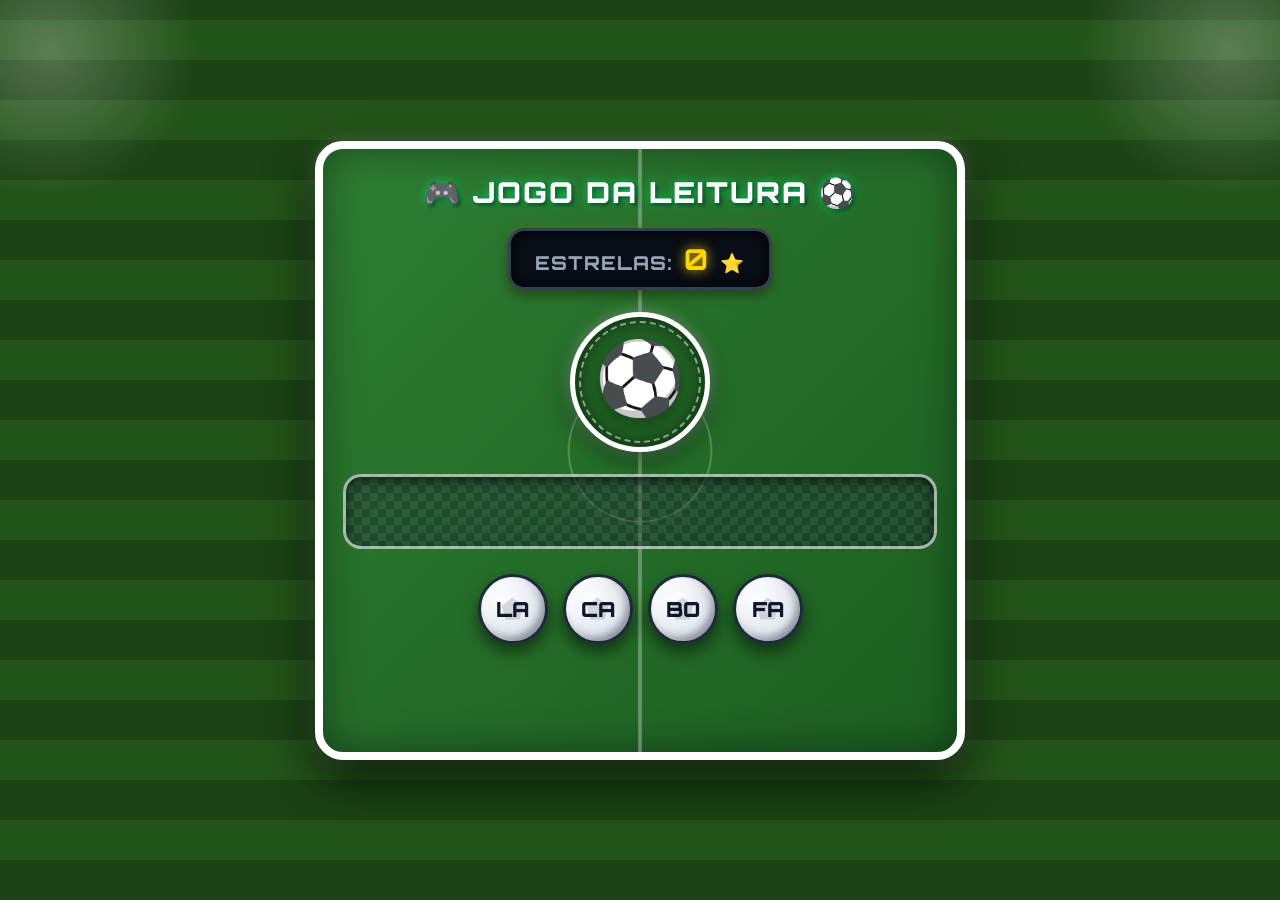
<file: index.html>
<!DOCTYPE html>
<html lang="pt-BR">
<head>
  <meta charset="UTF-8">
  <link href="https://fonts.googleapis.com/css2?family=Orbitron:wght@600;900&family=Rajdhani:wght@500;700&display=swap" rel="stylesheet">
  <meta name="viewport" content="width=device-width, initial-scale=1.0">
  <title>Jogo das Palavras - Aprenda Lendo!</title>
  <link rel="stylesheet" href="style_futbol.css">
</head>
<body>

  <div class="game-container">
    <h1>🎮 Jogo da Leitura</h1>
    
    <!-- Placar e Nível -->
    <div class="score-board">
      <span>Estrelas: <strong id="score">0</strong> ⭐</span>
    </div>

    <!-- Imagem/Dica do Objeto -->
    <div class="card-display">
      <span id="emoji-display" class="emoji">🐶</span>
    </div>

    <!-- Onde a palavra formada vai aparecer -->
    <div class="word-target" id="target-container"></div>

    <!-- Opções de Sílabas/Letras para clicar -->
    <div class="options-container" id="options-container"></div>

    <!-- Feedback com som/efeito -->
    <div id="feedback" class="feedback"></div>

    <!-- Botão Próximo -->
    <button id="next-btn" class="btn-next" onclick="nextLevel()" style="display: none;">
      Próxima Palavra ➔
    </button>
  </div>

  <script src="script.js"></script>
</body>
</html>
</file>
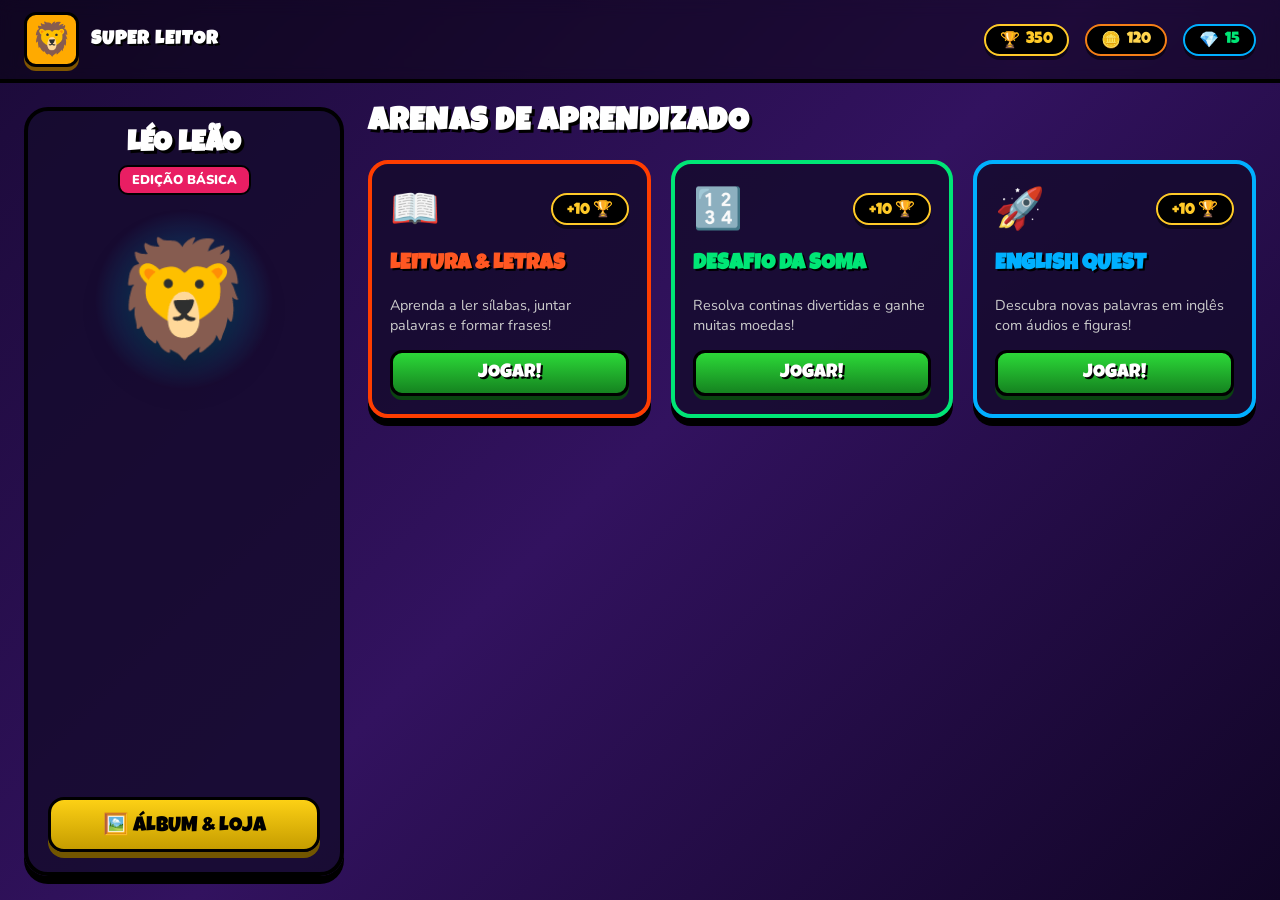
<file: Teste2.html>
<!DOCTYPE html>
<html lang="pt-BR">
<head>
  <meta charset="UTF-8">
  <meta name="viewport" content="width=device-width, initial-scale=1.0">
  <title>Brawl Academy - Portal de Aprendizagem</title>
  <link href="https://fonts.googleapis.com/css2?family=Luckiest+Guy&family=Nunito:wght@700;900&display=swap" rel="stylesheet">
  <style>
    :root {
      --bg-gradient: linear-gradient(135deg, #1b0a38 0%, #32125f 50%, #110526 100%);
      --brawl-yellow: #fcd015;
      --brawl-yellow-dark: #c69d00;
      --brawl-blue: #00beff;
      --brawl-blue-dark: #007cb3;
      --brawl-green: #2cd938;
      --brawl-purple: #9b27b0;
      --brawl-card-bg: rgba(22, 11, 46, 0.85);
    }

    * {
      box-sizing: border-box;
      user-select: none;
    }

    body {
      margin: 0;
      padding: 0;
      font-family: 'Nunito', sans-serif;
      background: var(--bg-gradient);
      color: #fff;
      min-height: 100vh;
      display: flex;
      flex-direction: column;
      overflow-x: hidden;
    }

    /* BARRA SUPERIOR (HEADER) */
    .top-bar {
      display: flex;
      justify-content: space-between;
      align-items: center;
      padding: 12px 24px;
      background: rgba(0, 0, 0, 0.4);
      border-bottom: 4px solid #000;
      backdrop-filter: blur(8px);
    }

    .user-info {
      display: flex;
      align-items: center;
      gap: 12px;
    }

    .avatar-frame {
      width: 55px;
      height: 55px;
      background: #ffaa00;
      border: 3px solid #000;
      border-radius: 12px;
      display: flex;
      justify-content: center;
      align-items: center;
      font-size: 2rem;
      box-shadow: 0 4px 0 #805500;
      position: relative;
    }

    .user-details h3 {
      margin: 0;
      font-family: 'Luckiest Guy', cursive;
      font-size: 1.2rem;
      letter-spacing: 1px;
      color: #fff;
      text-shadow: 2px 2px 0 #000;
    }

    .currencies {
      display: flex;
      gap: 16px;
    }

    .badge {
      background: #000;
      border: 2px solid #fff;
      border-radius: 20px;
      padding: 4px 14px;
      display: flex;
      align-items: center;
      gap: 6px;
      font-family: 'Luckiest Guy', cursive;
      font-size: 1rem;
      box-shadow: 0 4px 0 rgba(0,0,0,0.5);
    }

    .badge.trophies { color: #ffca28; border-color: #ffca28; }
    .badge.coins { color: #ffd54f; border-color: #f57f17; }
    .badge.gems { color: #00e676; border-color: #00b0ff; }

    /* LAYOUT PRINCIPAL */
    .portal-container {
      display: grid;
      grid-template-columns: 320px 1fr;
      gap: 24px;
      padding: 24px;
      max-width: 1300px;
      margin: 0 auto;
      width: 100%;
      flex-grow: 1;
    }

    /* PAINEL DO PERSONAGEM (ESQUERDA) */
    .character-panel {
      background: var(--brawl-card-bg);
      border: 4px solid #000;
      border-radius: 24px;
      padding: 20px;
      display: flex;
      flex-direction: column;
      align-items: center;
      text-align: center;
      box-shadow: 0 8px 0 #000;
      position: relative;
    }

    .brawler-preview {
      width: 180px;
      height: 180px;
      background: radial-gradient(circle, rgba(0,190,255,0.4) 0%, rgba(0,0,0,0) 70%);
      display: flex;
      align-items: center;
      justify-content: center;
      font-size: 7rem;
      margin: 15px 0;
      filter: drop-shadow(0 10px 10px rgba(0,0,0,0.5));
      animation: float 3s ease-in-out infinite;
    }

    @keyframes float {
      0%, 100% { transform: translateY(0); }
      50% { transform: translateY(-10px); }
    }

    .brawler-name {
      font-family: 'Luckiest Guy', cursive;
      font-size: 1.8rem;
      color: #fff;
      text-shadow: 3px 3px 0 #000;
      margin: 0;
    }

    .brawler-skin-tag {
      background: #e91e63;
      font-size: 0.8rem;
      font-weight: 900;
      padding: 4px 12px;
      border-radius: 10px;
      border: 2px solid #000;
      text-transform: uppercase;
      margin-top: 5px;
    }

    .btn-shop {
      width: 100%;
      margin-top: auto;
      background: linear-gradient(180deg, var(--brawl-yellow) 0%, var(--brawl-yellow-dark) 100%);
      border: 3px solid #000;
      border-radius: 16px;
      padding: 12px;
      font-family: 'Luckiest Guy', cursive;
      font-size: 1.3rem;
      color: #000;
      cursor: pointer;
      box-shadow: 0 6px 0 #725600;
      transition: transform 0.1s, box-shadow 0.1s;
    }

    .btn-shop:active {
      transform: translateY(4px);
      box-shadow: 0 2px 0 #725600;
    }

    /* SELEÇÃO DE ATIVIDADES / MODOS DE JOGO */
    .modes-panel {
      display: flex;
      flex-direction: column;
      gap: 20px;
    }

    .section-title {
      font-family: 'Luckiest Guy', cursive;
      font-size: 2rem;
      color: #fff;
      text-shadow: 3px 3px 0 #000;
      margin: 0;
      letter-spacing: 1px;
    }

    .cards-grid {
      display: grid;
      grid-template-columns: repeat(auto-fit, minmax(250px, 1fr));
      gap: 20px;
    }

    .mode-card {
      background: var(--brawl-card-bg);
      border: 4px solid #000;
      border-radius: 20px;
      padding: 18px;
      display: flex;
      flex-direction: column;
      position: relative;
      overflow: hidden;
      cursor: pointer;
      box-shadow: 0 8px 0 #000;
      transition: transform 0.2s;
    }

    .mode-card:hover {
      transform: translateY(-5px);
    }

    .mode-card.pt { border-color: #ff3d00; }
    .mode-card.math { border-color: #00e676; }
    .mode-card.en { border-color: #00b0ff; }

    .card-header {
      display: flex;
      justify-content: space-between;
      align-items: center;
      margin-bottom: 12px;
    }

    .mode-icon {
      font-size: 2.5rem;
    }

    .mode-title {
      font-family: 'Luckiest Guy', cursive;
      font-size: 1.4rem;
      text-shadow: 2px 2px 0 #000;
      margin: 5px 0;
    }

    .mode-desc {
      font-size: 0.9rem;
      color: #ccc;
      margin-bottom: 15px;
    }

    .btn-play {
      background: linear-gradient(180deg, #2cd938 0%, #158320 100%);
      border: 3px solid #000;
      border-radius: 12px;
      padding: 10px;
      font-family: 'Luckiest Guy', cursive;
      font-size: 1.2rem;
      color: #fff;
      text-shadow: 2px 2px 0 #000;
      text-align: center;
      box-shadow: 0 4px 0 #0a4310;
      margin-top: auto;
    }

    /* MODAL DE LOJA / FIGURINHAS */
    .modal-overlay {
      position: fixed;
      top: 0; left: 0; right: 0; bottom: 0;
      background: rgba(0, 0, 0, 0.85);
      display: none;
      justify-content: center;
      align-items: center;
      z-index: 100;
      padding: 20px;
    }

    .modal-content {
      background: #251242;
      border: 5px solid #000;
      border-radius: 24px;
      width: 100%;
      max-width: 600px;
      padding: 24px;
      box-shadow: 0 10px 0 #000;
      position: relative;
    }

    .close-btn {
      position: absolute;
      top: -15px;
      right: -15px;
      background: #ff1744;
      border: 3px solid #000;
      color: #fff;
      width: 40px;
      height: 40px;
      border-radius: 50%;
      font-family: 'Luckiest Guy', cursive;
      font-size: 1.5rem;
      cursor: pointer;
      box-shadow: 0 4px 0 #800b21;
    }

    .stickers-grid {
      display: grid;
      grid-template-columns: repeat(3, 1fr);
      gap: 15px;
      margin-top: 20px;
    }

    .sticker-item {
      background: rgba(0,0,0,0.4);
      border: 3px solid #000;
      border-radius: 16px;
      padding: 12px;
      text-align: center;
      cursor: pointer;
      position: relative;
    }

    .sticker-item.selected {
      border-color: var(--brawl-yellow);
      background: rgba(252, 208, 21, 0.2);
    }

    .sticker-emoji {
      font-size: 3rem;
    }

    .sticker-name {
      font-size: 0.85rem;
      font-weight: 900;
      margin-top: 5px;
    }

    .sticker-price {
      background: #000;
      border-radius: 10px;
      padding: 2px 6px;
      font-family: 'Luckiest Guy', cursive;
      color: #ffd54f;
      font-size: 0.8rem;
      margin-top: 5px;
      display: inline-block;
    }
  </style>
</head>
<body>

  <!-- BARRA SUPERIOR -->
  <header class="top-bar">
    <div class="user-info">
      <div class="avatar-frame" id="topAvatar">🦁</div>
      <div class="user-details">
        <h3 id="userName">SUPER LEITOR</h3>
      </div>
    </div>
    
    <div class="currencies">
      <div class="badge trophies">🏆 <span id="trophyCount">350</span></div>
      <div class="badge coins">🪙 <span id="coinCount">120</span></div>
      <div class="badge gems">💎 <span id="gemCount">15</span></div>
    </div>
  </header>

  <!-- CONTAINER PRINCIPAL -->
  <div class="portal-container">
    
    <!-- PERFIL DO PERSONAGEM -->
    <aside class="character-panel">
      <h2 class="brawler-name" id="displayBrawlerName">LÉO LEÃO</h2>
      <div class="brawler-skin-tag" id="displaySkinTag">EDIÇÃO BÁSICA</div>
      
      <div class="brawler-preview" id="mainBrawlerIcon">🦁</div>

      <button class="btn-shop" onclick="openShop()">🖼️ ÁLBUM & LOJA</button>
    </aside>

    <!-- ÁREA DE EVENTOS / MODOS DE JOGO -->
    <main class="modes-panel">
      <h2 class="section-title">ARENAS DE APRENDIZADO</h2>
      
      <div class="cards-grid">
        
        <!-- CARD PORTUGUÊS -->
        <div class="mode-card pt" onclick="startActivity('Leitura')">
          <div class="card-header">
            <span class="mode-icon">📖</span>
            <div class="badge trophies">+10 🏆</div>
          </div>
          <h3 class="mode-title" style="color: #ff5722;">LEITURA & LETRAS</h3>
          <p class="mode-desc">Aprenda a ler sílabas, juntar palavras e formar frases!</p>
          <div class="btn-play">JOGAR!</div>
        </div>

        <!-- CARD MATEMÁTICA -->
        <div class="mode-card math" onclick="startActivity('Matemática')">
          <div class="card-header">
            <span class="mode-icon">🔢</span>
            <div class="badge trophies">+10 🏆</div>
          </div>
          <h3 class="mode-title" style="color: #00e676;">DESAFIO DA SOMA</h3>
          <p class="mode-desc">Resolva continas divertidas e ganhe muitas moedas!</p>
          <div class="btn-play">JOGAR!</div>
        </div>

        <!-- CARD INGLÊS -->
        <div class="mode-card en" onclick="startActivity('Inglês')">
          <div class="card-header">
            <span class="mode-icon">🚀</span>
            <div class="badge trophies">+10 🏆</div>
          </div>
          <h3 class="mode-title" style="color: #00b0ff;">ENGLISH QUEST</h3>
          <p class="mode-desc">Descubra novas palavras em inglês com áudios e figuras!</p>
          <div class="btn-play">JOGAR!</div>
        </div>

      </div>
    </main>
  </div>

  <!-- MODAL DE LOJA / FIGURINHAS -->
  <div class="modal-overlay" id="shopModal">
    <div class="modal-content">
      <button class="close-btn" onclick="closeShop()">X</button>
      <h2 class="section-title" style="text-align: center;">ÁLBUM DE FIGURINHAS</h2>
      <p style="text-align: center; color: #ccc; font-size: 0.9rem;">Escolha sua figurinha/skin favorita para exibir no portal!</p>
      
      <div class="stickers-grid">
        
        <div class="sticker-item selected" onclick="selectSticker('🦁', 'Léo Leão', 'BÁSICO', 0)">
          <div class="sticker-emoji">🦁</div>
          <div class="sticker-name">Léo Clássico</div>
          <div class="sticker-price">USANDO</div>
        </div>

        <div class="sticker-item" onclick="selectSticker('⚽', 'Léo Craque', 'FUTEBOL', 50)">
          <div class="sticker-emoji">⚽</div>
          <div class="sticker-name">Léo Craque</div>
          <div class="sticker-price">🪙 50</div>
        </div>

        <div class="sticker-item" onclick="selectSticker('🤖', 'Calculatron', 'ROBÔ', 100)">
          <div class="sticker-emoji">🤖</div>
          <div class="sticker-name">Calculatron</div>
          <div class="sticker-price">🪙 100</div>
        </div>

        <div class="sticker-item" onclick="selectSticker('🦄', 'UniEspecial', 'MÁGICO', 150)">
          <div class="sticker-emoji">🦄</div>
          <div class="sticker-name">UniEspecial</div>
          <div class="sticker-price">🪙 150</div>
        </div>

        <div class="sticker-item" onclick="selectSticker('👑', 'Léo Rei', 'LENDÁRIO', 300)">
          <div class="sticker-emoji">👑</div>
          <div class="sticker-name">Léo Rei</div>
          <div class="sticker-price">🪙 300</div>
        </div>

      </div>
    </div>
  </div>

  <script>
    // Estado simples do jogador
    let playerData = {
      coins: 120,
      trophies: 350,
      activeEmoji: '🦁',
      activeName: 'LÉO LEÃO',
      activeTag: 'EDIÇÃO BÁSICA'
    };

    function openShop() {
      document.getElementById('shopModal').style.display = 'flex';
    }

    function closeShop() {
      document.getElementById('shopModal').style.display = 'none';
    }

    function selectSticker(emoji, name, tag, price) {
      if (price > playerData.coins && price > 0) {
        alert("Moedas insuficientes! Responda mais tarefas para ganhar moedas. 🪙");
        return;
      }

      playerData.activeEmoji = emoji;
      playerData.activeName = name.toUpperCase();
      playerData.activeTag = tag;

      // Atualiza interface
      document.getElementById('mainBrawlerIcon').innerText = emoji;
      document.getElementById('topAvatar').innerText = emoji;
      document.getElementById('displayBrawlerName').innerText = playerData.activeName;
      document.getElementById('displaySkinTag').innerText = playerData.activeTag;

      closeShop();
    }

    function startActivity(modo) {
      // Exemplo de ganho ao simular jogada
      playerData.trophies += 10;
      playerData.coins += 15;

      document.getElementById('trophyCount').innerText = playerData.trophies;
      document.getElementById('coinCount').innerText = playerData.coins;

      alert(`Acessando a Arena de ${modo}!\n\nVocê ganhou +10 Troféus 🏆 e +15 Moedas 🪙!`);
    }
  </script>
</body>
</html>
</file>
<file: style_futbol.css>
/* ==========================================
       STYLE2.CSS - TEMA FUTEBOL PARA JOGO DE LEITURA
       ========================================== */
    
    :root {
      --grass-dark: #1b5e20;
      --grass-light: #2e7d32;
      --grass-stripe: #388e3c;
      --line-white: rgba(255, 255, 255, 0.85);
      --line-glow: rgba(255, 255, 255, 0.4);
      --gold-led: #ffd700;
      --red-card: #e53935;
      --yellow-card: #fdd835;
      --neon-green: #00e676;
      --stadium-dark: #0f172a;
      --stadium-light: #1e293b;
    }

    * {
      box-sizing: border-box;
      margin: 0;
      padding: 0;
      user-select: none;
      -webkit-user-select: none;
    }

    body {
      font-family: 'Rajdhani', sans-serif;
      min-height: 100vh;
      background-color: #0b220d;
      /* Gramado do Campo com listras horizontais de corte de grama */
      background-image: 
        repeating-linear-gradient(
          0deg,
          #1b4313,
          #1b4313 40px,
          #235419 40px,
          #235419 80px
        );
      display: flex;
      justify-content: center;
      align-items: center;
      padding: 15px;
      color: #ffffff;
      overflow-x: hidden;
      position: relative;
    }

    /* Refletores do Estádio (Luzes nas pontas superiores) */
    body::before, body::after {
      content: '';
      position: fixed;
      top: 0;
      width: 300px;
      height: 300px;
      border-radius: 50%;
      background: radial-gradient(circle, rgba(255,255,255,0.25) 0%, rgba(255,255,255,0) 70%);
      pointer-events: none;
      z-index: 1;
    }
    body::before { left: -100px; top: -100px; }
    body::after { right: -100px; top: -100px; }

    /* Container Principal do Jogo - Campo de Futebol */
    .game-container {
      position: relative;
      width: 100%;
      max-width: 650px;
      background: linear-gradient(135deg, #2e7d32 0%, #1b5e20 100%);
      border: 8px solid #ffffff;
      border-radius: 28px;
      padding: 25px 20px;
      box-shadow: 
        0 20px 50px rgba(0, 0, 0, 0.7),
        inset 0 0 40px rgba(0, 0, 0, 0.4),
        0 0 20px rgba(255, 255, 255, 0.2);
      text-align: center;
      z-index: 2;
      overflow: hidden;
    }

    /* Marcações do Campo de Futebol no Fundo do Container */
    .game-container::before {
      content: '';
      position: absolute;
      top: 0; left: 0; right: 0; bottom: 0;
      /* Linhas do campo: Círculo central e linha central */
      background: 
        radial-gradient(circle at center, transparent 70px, var(--line-white) 71px, transparent 73px),
        linear-gradient(90deg, transparent calc(50% - 2px), var(--line-white) calc(50% - 2px), var(--line-white) calc(50% + 2px), transparent calc(50% + 2px));
      opacity: 0.35;
      pointer-events: none;
    }

    /* Título Principal */
    h1 {
      font-family: 'Orbitron', sans-serif;
      font-size: 1.8rem;
      font-weight: 900;
      text-transform: uppercase;
      letter-spacing: 2px;
      color: #ffffff;
      text-shadow: 
        0 0 10px rgba(0, 230, 118, 0.8),
        2px 2px 4px rgba(0,0,0,0.8);
      margin-bottom: 18px;
      position: relative;
      display: inline-block;
    }

    h1::after {
      content: ' ⚽';
    }

    /* Placar Estilo LED Eletrônico do Estádio */
    .score-board {
      background: #090d16;
      border: 3px solid #334155;
      border-radius: 16px;
      padding: 10px 24px;
      display: inline-flex;
      align-items: center;
      justify-content: center;
      gap: 12px;
      box-shadow: 
        inset 0 0 15px rgba(0, 0, 0, 0.9),
        0 4px 12px rgba(0, 0, 0, 0.5),
        0 0 10px rgba(255, 215, 0, 0.2);
      margin-bottom: 22px;
      position: relative;
      z-index: 3;
    }

    .score-board span {
      font-family: 'Orbitron', sans-serif;
      font-weight: 800;
      font-size: 1.2rem;
      color: #94a3b8;
      text-transform: uppercase;
      letter-spacing: 1px;
    }

    .score-board strong {
      font-family: 'Orbitron', sans-serif;
      font-size: 1.8rem;
      color: var(--gold-led);
      text-shadow: 0 0 12px rgba(255, 215, 0, 0.9);
      margin: 0 4px;
    }

    /* Exibidor da Dica / Imagem do Card (Telão do Campo) */
    .card-display {
      position: relative;
      width: 140px;
      height: 140px;
      margin: 0 auto 22px auto;
      background: radial-gradient(circle, #2e7d32 0%, #154d19 100%);
      border: 5px solid #ffffff;
      border-radius: 50%;
      display: flex;
      align-items: center;
      justify-content: center;
      box-shadow: 
        0 8px 25px rgba(0, 0, 0, 0.5),
        inset 0 0 20px rgba(0, 0, 0, 0.6),
        0 0 15px rgba(255, 255, 255, 0.4);
      z-index: 3;
      transition: transform 0.3s ease;
    }

    .card-display:hover {
      transform: scale(1.05) rotate(3deg);
    }

    /* Borda pontilhada interna estilo círculo central */
    .card-display::before {
      content: '';
      position: absolute;
      width: 118px;
      height: 118px;
      border: 2px dashed rgba(255, 255, 255, 0.5);
      border-radius: 50%;
      animation: rotateCircle 20s linear infinite;
    }

    @keyframes rotateCircle {
      from { transform: rotate(0deg); }
      to { transform: rotate(360deg); }
    }

    .emoji {
      font-size: 4.5rem;
      filter: drop-shadow(0 6px 8px rgba(0,0,0,0.4));
      animation: bounceEmoji 2s infinite ease-in-out;
    }

    @keyframes bounceEmoji {
      0%, 100% { transform: translateY(0); }
      50% { transform: translateY(-8px); }
    }

    /* Target Container - Área onde as letras formam a palavra (Rede do Gol) */
    .word-target {
      display: flex;
      justify-content: center;
      flex-wrap: wrap;
      gap: 12px;
      min-height: 75px;
      padding: 12px 18px;
      margin-bottom: 25px;
      background: rgba(15, 23, 42, 0.4);
      border: 3px solid rgba(255, 255, 255, 0.6);
      /* Padrão de textura de Rede de Gol */
      background-image: 
        linear-gradient(45deg, rgba(255,255,255,0.08) 25%, transparent 25%), 
        linear-gradient(-45deg, rgba(255,255,255,0.08) 25%, transparent 25%),
        linear-gradient(45deg, transparent 75%, rgba(255,255,255,0.08) 75%),
        linear-gradient(-45deg, transparent 75%, rgba(255,255,255,0.08) 75%);
      background-size: 16px 16px;
      background-position: 0 0, 0 8px, 8px -8px, -8px 0px;
      border-radius: 18px;
      box-shadow: inset 0 4px 12px rgba(0,0,0,0.6);
      position: relative;
      z-index: 3;
    }

    /* Slots Vazios ou Preenchidos na Rede */
    .letter-slot {
      width: 55px;
      height: 60px;
      background: rgba(255, 255, 255, 0.15);
      border: 3px dashed rgba(255, 255, 255, 0.7);
      border-radius: 12px;
      display: flex;
      align-items: center;
      justify-content: center;
      font-family: 'Orbitron', sans-serif;
      font-size: 1.8rem;
      font-weight: 800;
      color: #ffffff;
      text-shadow: 0 2px 4px rgba(0,0,0,0.8);
      box-shadow: inset 0 2px 6px rgba(0,0,0,0.3);
      transition: all 0.25s ease;
    }

    .letter-slot.filled {
      background: linear-gradient(135deg, #00e676 0%, #1b5e20 100%);
      border: 3px solid #ffffff;
      box-shadow: 0 4px 12px rgba(0, 230, 118, 0.5), inset 0 2px 4px rgba(255,255,255,0.6);
      transform: scale(1.05);
      animation: popSlot 0.2s cubic-bezier(0.175, 0.885, 0.32, 1.275);
    }

    @keyframes popSlot {
      0% { transform: scale(0.7); }
      100% { transform: scale(1.05); }
    }

    /* Opções de Sílabas/Letras - Bolas de Futebol */
    .options-container {
      display: flex;
      justify-content: center;
      flex-wrap: wrap;
      gap: 15px;
      margin-bottom: 20px;
      position: relative;
      z-index: 3;
    }

    .option-btn {
      position: relative;
      width: 70px;
      height: 70px;
      border-radius: 50%;
      background: radial-gradient(circle at 35% 35%, #ffffff 0%, #e2e8f0 60%, #94a3b8 100%);
      border: 3px solid #1e293b;
      font-family: 'Orbitron', sans-serif;
      font-size: 1.3rem;
      font-weight: 900;
      color: #0f172a;
      cursor: pointer;
      display: flex;
      align-items: center;
      justify-content: center;
      box-shadow: 
        0 8px 15px rgba(0, 0, 0, 0.5),
        inset -4px -4px 8px rgba(0, 0, 0, 0.3),
        inset 4px 4px 8px rgba(255, 255, 255, 0.9);
      transition: all 0.2s cubic-bezier(0.175, 0.885, 0.32, 1.275);
      outline: none;
    }

    /* Desenho de Gomos da Bola de Futebol via Pseudo-elemento */
    .option-btn::before {
      content: '';
      position: absolute;
      top: 50%; left: 50%;
      transform: translate(-50%, -50%);
      width: 22px; height: 22px;
      background: #0f172a;
      clip-path: polygon(50% 0%, 100% 38%, 82% 100%, 18% 100%, 0% 38%);
      opacity: 0.15;
      pointer-events: none;
      transition: transform 0.3s ease;
    }

    .option-btn:hover {
      transform: translateY(-8px) scale(1.1) rotate(12deg);
      box-shadow: 
        0 15px 20px rgba(0, 0, 0, 0.6),
        0 0 15px rgba(255, 255, 255, 0.6);
      background: radial-gradient(circle at 35% 35%, #ffffff 0%, #f1f5f9 60%, #cbd5e1 100%);
    }

    .option-btn:hover::before {
      transform: translate(-50%, -50%) rotate(45deg);
    }

    .option-btn:active {
      transform: translateY(-2px) scale(0.95);
      box-shadow: 0 4px 8px rgba(0, 0, 0, 0.4);
    }

    .option-btn.disabled {
      opacity: 0.3;
      cursor: not-allowed;
      transform: scale(0.9);
      box-shadow: none;
      filter: grayscale(1);
    }

    /* Feedback Display (Cartões do Juiz & Mensagem Gol) */
    .feedback {
      min-height: 48px;
      font-family: 'Orbitron', sans-serif;
      font-size: 1.4rem;
      font-weight: 800;
      letter-spacing: 1px;
      margin-bottom: 15px;
      display: flex;
      align-items: center;
      justify-content: center;
      border-radius: 12px;
      transition: all 0.3s ease;
      position: relative;
      z-index: 3;
    }

    .feedback.gol {
      color: #ffffff;
      background: linear-gradient(135deg, #16a34a 0%, #15803d 100%);
      border: 2px solid #86efac;
      padding: 8px 16px;
      box-shadow: 0 0 20px rgba(34, 197, 94, 0.8);
      animation: goalPulse 0.6s infinite alternate;
    }

    @keyframes goalPulse {
      from { transform: scale(1); }
      to { transform: scale(1.06); }
    }

    .feedback.erro {
      color: #ffffff;
      background: linear-gradient(135deg, var(--red-card) 0%, #b91c1c 100%);
      border: 2px solid #fca5a5;
      padding: 8px 16px;
      box-shadow: 0 0 15px rgba(229, 57, 53, 0.7);
      animation: shake 0.4s ease-in-out;
    }

    @keyframes shake {
      0%, 100% { transform: translateX(0); }
      20%, 60% { transform: translateX(-10px); }
      40%, 80% { transform: translateX(10px); }
    }

    /* Botão Próxima Palavra - Estilo Apito do Juiz / Botão Campeão */
    .btn-next {
      background: linear-gradient(135deg, #ffb703 0%, #fb8500 100%);
      color: #0f172a;
      font-family: 'Orbitron', sans-serif;
      font-size: 1.2rem;
      font-weight: 900;
      text-transform: uppercase;
      padding: 14px 32px;
      border: 3px solid #ffffff;
      border-radius: 50px;
      cursor: pointer;
      box-shadow: 
        0 8px 20px rgba(251, 133, 0, 0.5),
        0 4px 0px #b55e00;
      transition: all 0.2s ease;
      position: relative;
      z-index: 3;
      margin-top: 5px;
      display: inline-block;
    }

    .btn-next:hover {
      transform: translateY(-3px);
      box-shadow: 
        0 12px 25px rgba(251, 133, 0, 0.7),
        0 6px 0px #b55e00;
      background: linear-gradient(135deg, #ffc300 0%, #ffb703 100%);
    }

    .btn-next:active {
      transform: translateY(2px);
      box-shadow: 
        0 4px 10px rgba(251, 133, 0, 0.4),
        0 1px 0px #b55e00;
    }

    /* Efeito de Confete do Gol */
    .confetti-particle {
      position: fixed;
      width: 10px;
      height: 10px;
      pointer-events: none;
      z-index: 99;
      animation: fall 2.5s linear forwards;
    }

    @keyframes fall {
      0% { transform: translateY(-10vh) rotate(0deg); opacity: 1; }
      100% { transform: translateY(100vh) rotate(720deg); opacity: 0; }
    }

    /* Responsividade */
    @media (max-width: 480px) {
      .game-container {
        padding: 18px 12px;
      }
      h1 {
        font-size: 1.4rem;
      }
      .card-display {
        width: 110px;
        height: 110px;
      }
      .emoji {
        font-size: 3.5rem;
      }
      .letter-slot {
        width: 45px;
        height: 50px;
        font-size: 1.4rem;
      }
      .option-btn {
        width: 58px;
        height: 58px;
        font-size: 1.1rem;
      }
    }
</file>
